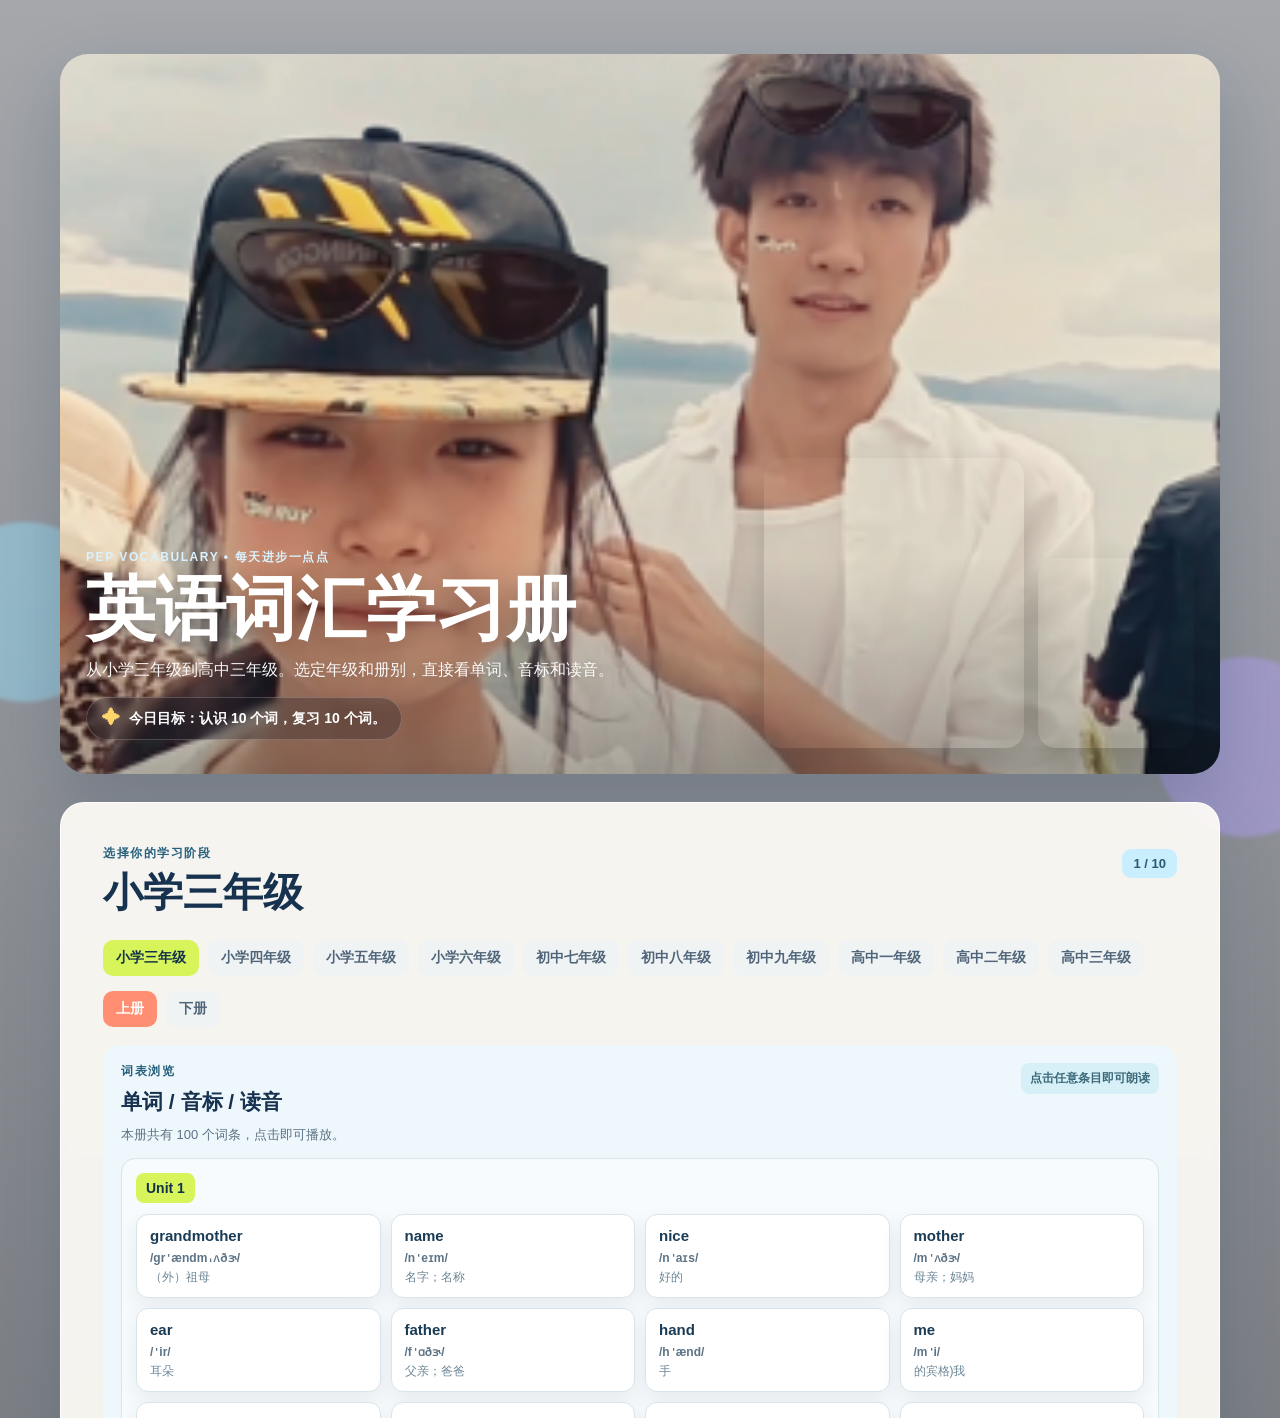
<file: index.html>
<!doctype html>
<html lang="zh-CN">
<head>
  <meta charset="UTF-8" />
  <meta name="viewport" content="width=device-width, initial-scale=1.0" />
  <meta http-equiv="refresh" content="0; url=教材词汇/英语词汇学习册.html" />
  <title>英语词汇学习册</title>
</head>
<body>
  <p>正在打开英语词汇学习册...</p>
</body>
</html>
</file>
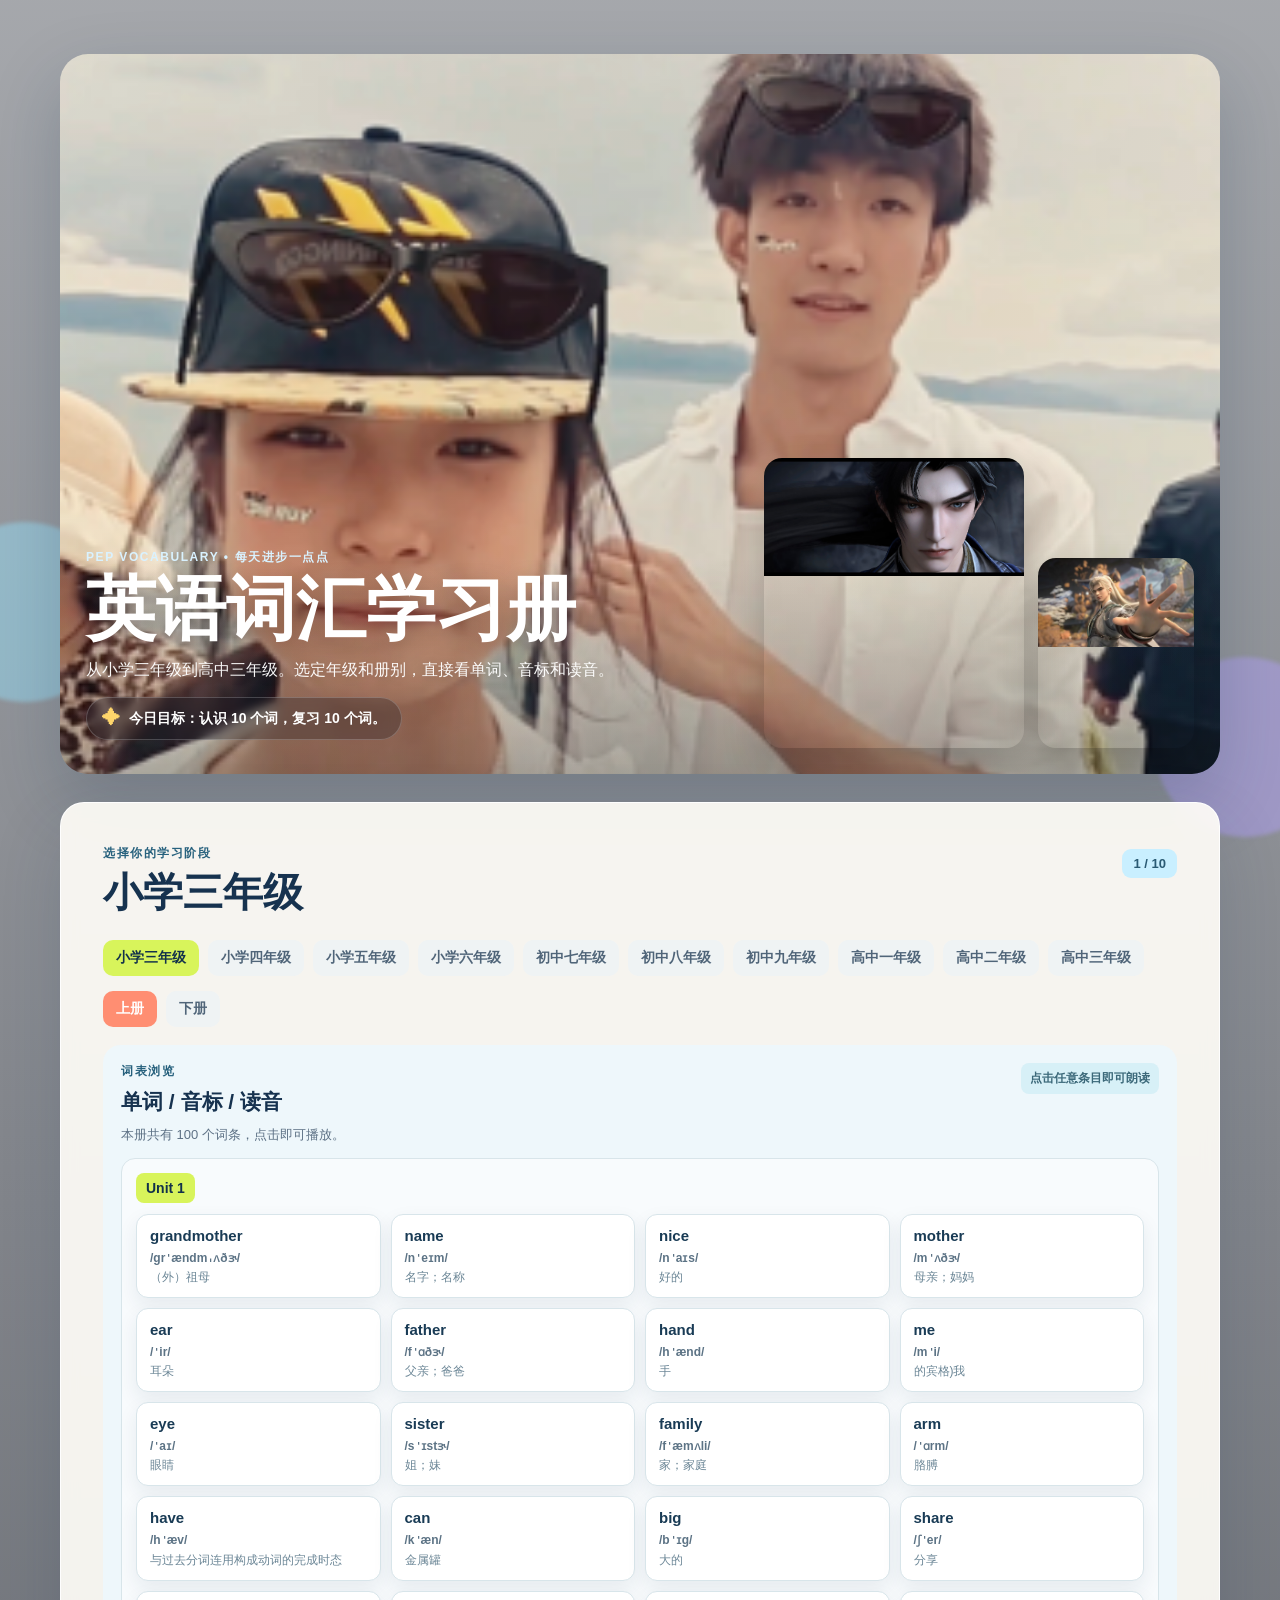
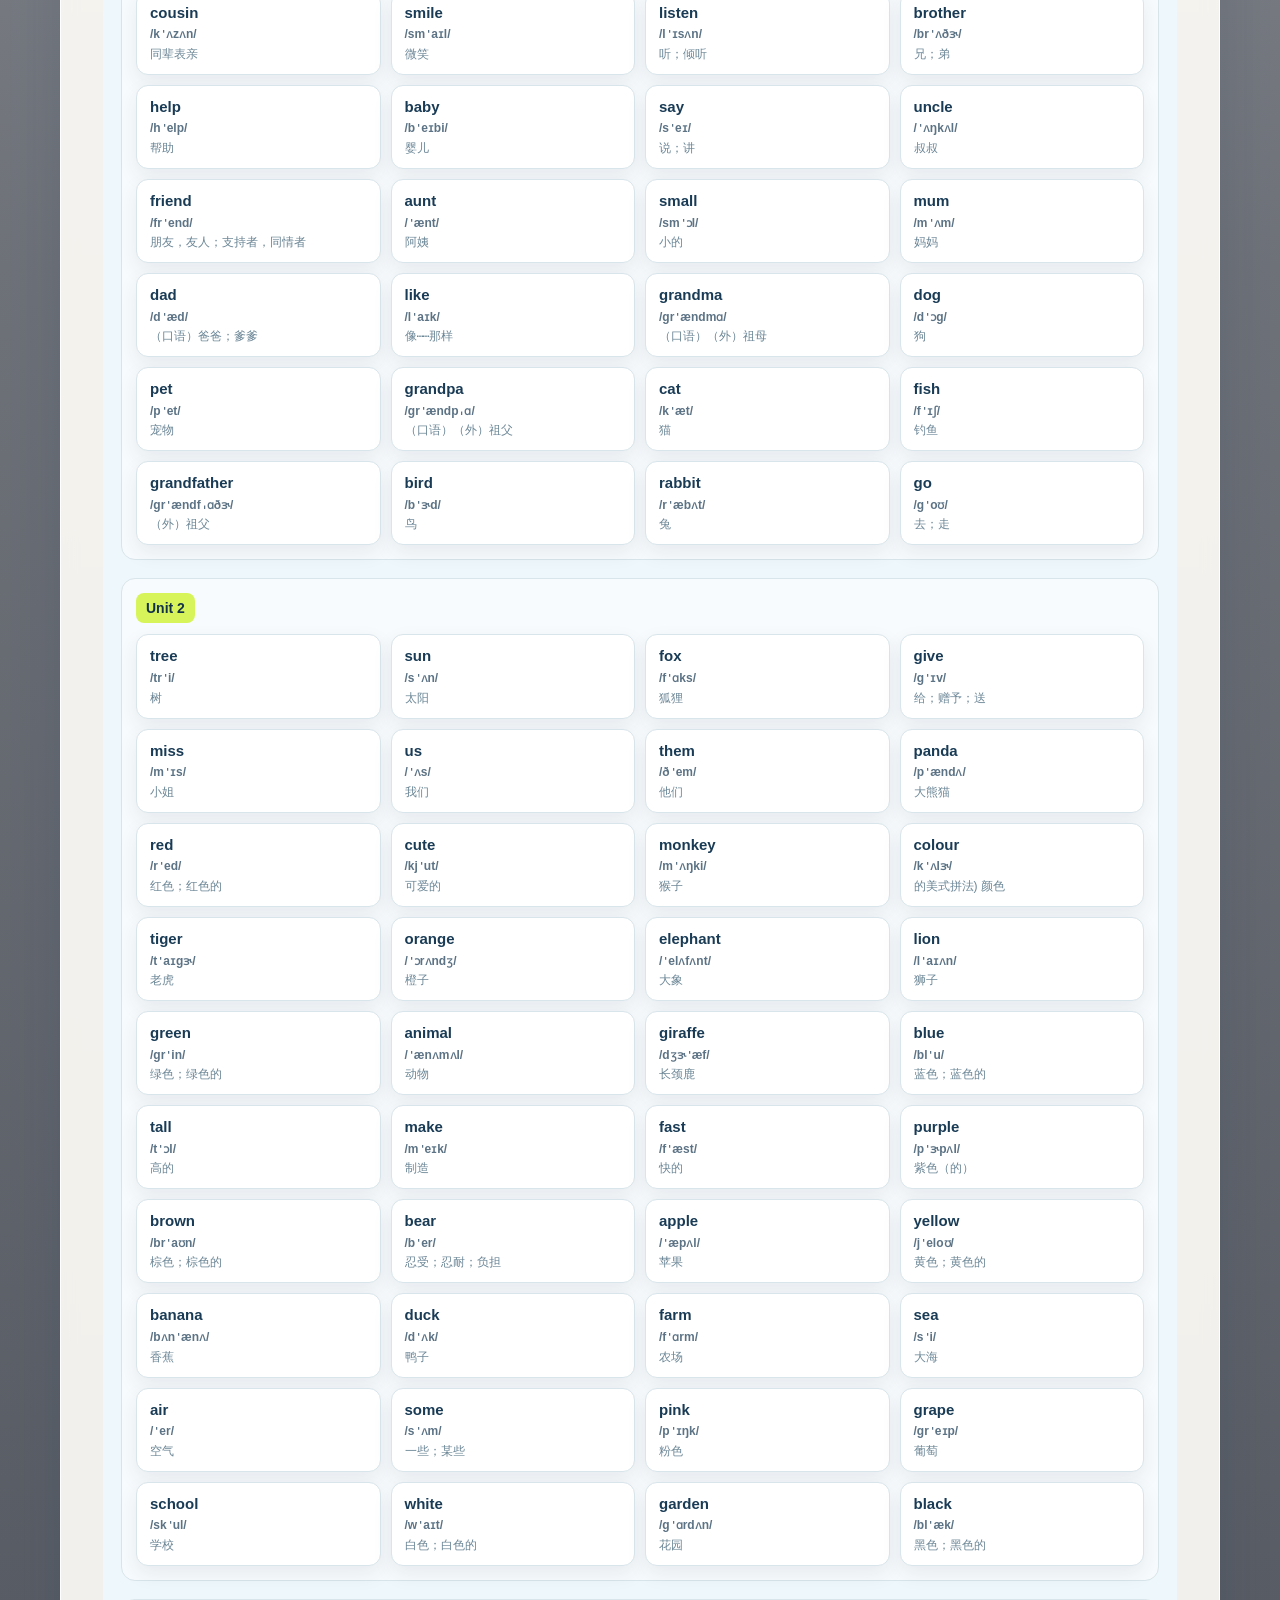
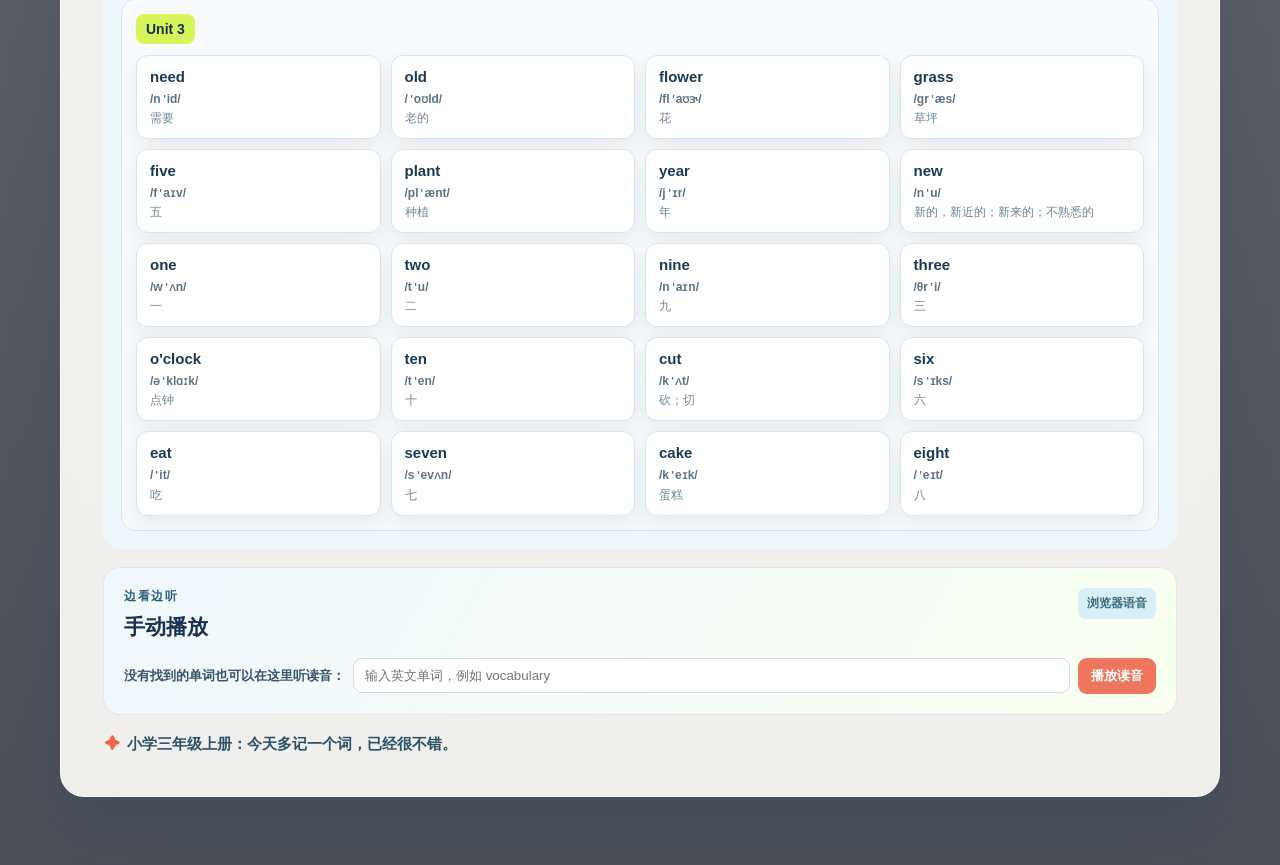
<file: 教材词汇/英语词汇学习册.html>
<!doctype html>
<html lang="zh-CN">
<head>
  <meta charset="UTF-8" />
  <meta name="viewport" content="width=device-width, initial-scale=1.0" />
  <title>PEP 英语词汇学习册</title>
  <link rel="stylesheet" href="学习册样式.css" />
</head>
<body>
  <main class="shell">
    <section class="hero hero-wallpaper">
      <div class="hero-copy">
        <p class="kicker">PEP VOCABULARY • 每天进步一点点</p>
        <h1>英语词汇学习册</h1>
        <p>从小学三年级到高中三年级。选定年级和册别，直接看单词、音标和读音。</p>
        <div class="habit"><span>✦</span> 今日目标：认识 10 个词，复习 10 个词。</div>
      </div>
      <aside class="hero-fill" aria-label="完美世界石昊图片填充区">
        <figure class="fill-card fill-card-large">
          <img src="shihao.jpg" alt="完美世界 石昊 高清壁纸" loading="eager" decoding="async" />
        </figure>
        <figure class="fill-card fill-card-small">
          <img src="shihao-2.jpg" alt="完美世界 石昊 战斗场景" loading="eager" decoding="async" />
        </figure>
      </aside>
    </section>

    <section class="study-card" aria-labelledby="grade-heading">
      <div class="card-heading">
        <div>
          <p class="eyebrow">选择你的学习阶段</p>
          <h2 id="grade-heading">小学三年级</h2>
        </div>
        <p class="progress" id="progress">1 / 10</p>
      </div>
      <nav class="grade-tabs" id="grade-tabs" aria-label="年级选择"></nav>
      <div class="term-tabs" id="term-tabs" aria-label="册别选择"></div>

      <section class="vocab-panel" aria-labelledby="vocab-heading">
        <div class="audio-heading">
          <div>
            <p class="eyebrow">词表浏览</p>
            <h3 id="vocab-heading">单词 / 音标 / 读音</h3>
          </div>
          <span>点击任意条目即可朗读</span>
        </div>
        <p class="audio-note" id="audio-note">点击下方词条即可播放标准英语读音。</p>
        <div class="word-list" id="word-chips" aria-label="词汇列表"></div>
      </section>

      <section class="audio-card" aria-labelledby="manual-heading">
        <div class="audio-heading">
          <div>
            <p class="eyebrow">边看边听</p>
            <h3 id="manual-heading">手动播放</h3>
          </div>
          <span>浏览器语音</span>
        </div>
        <form class="manual-speaker" id="manual-speaker">
          <label for="manual-word">没有找到的单词也可以在这里听读音：</label>
          <input id="manual-word" type="text" inputmode="latin" autocomplete="off" placeholder="输入英文单词，例如 vocabulary" />
          <button type="submit">播放读音</button>
        </form>
      </section>

      <p class="encouragement" id="encouragement"></p>
    </section>
  </main>

  <script src="词汇读音数据.js"></script>
  <script src="词汇音标数据.js"></script>
  <script src="词汇汉义数据.js"></script>
  <script src="学习册脚本.js"></script>
</body>
</html>
</file>
<file: 教材词汇/学习册样式.css>
:root { --ink:#16324f; --muted:#5d7185; --navy:#12314b; --lime:#d8f45b; --peach:#ff8e72; --sky:#c9efff; --paper:#fffdf8; }
* { box-sizing:border-box; }
body { min-width:320px; min-height:100vh; margin:0; color:var(--ink); font-family:"Aptos","Microsoft YaHei",sans-serif; background:
  linear-gradient(180deg, rgba(6,12,24,.36), rgba(6,12,24,.58) 46%, rgba(6,12,24,.72) 100%),
  url("https://images8.alphacoders.com/394/thumb-1920-394821.jpg") center center / cover fixed; }
body::before, body::after { position:fixed; z-index:-1; width:180px; height:180px; content:""; border-radius:50%; filter:blur(2px); opacity:.45; }
body::before { right:-55px; bottom:7%; background:#b4a2ff; }
body::after { left:-65px; bottom:22%; background:#98e4ff; }
.shell { width:min(1160px,calc(100% - 32px)); margin:0 auto; padding:54px 0 68px; }
.hero { display:grid; grid-template-columns:minmax(320px,1fr) minmax(280px,430px); gap:22px; align-items:end; min-height:720px; margin-bottom:28px; }
.hero-wallpaper { position:relative; padding:26px; overflow:hidden; color:#fff; border-radius:28px; background:
  linear-gradient(110deg, rgba(12,25,40,.02) 0%, rgba(12,25,40,.08) 58%, rgba(12,25,40,.02) 100%),
  url("hero-crop.png") center center / cover no-repeat; background-color:#f5f7fb; box-shadow:0 28px 70px rgba(22,50,79,.22); }
.hero-wallpaper::after { position:absolute; inset:auto 0 0 0; height:30%; content:""; background:linear-gradient(180deg, rgba(8,15,24,0) 0%, rgba(8,15,24,.28) 100%); pointer-events:none; }
.hero-copy, .hero-fill { position:relative; z-index:1; }
.hero-copy { max-width:680px; padding:2px 0 8px; }
.kicker, .eyebrow { margin:0 0 8px; color:#27617d; font-size:12px; font-weight:800; letter-spacing:.13em; }
.hero-wallpaper .kicker { color:#d9f2ff; }
h1 { max-width:620px; margin:0; color:var(--navy); font-size:clamp(40px,7vw,70px); line-height:1; }
.hero-wallpaper h1 { color:#fff; text-shadow:0 8px 24px rgba(0,0,0,.22); }
.hero > p:not(.kicker) { max-width:600px; margin:16px 0; color:#31516a; font-size:17px; line-height:1.75; }
.hero-wallpaper .hero-copy > p:not(.kicker) { color:rgba(255,255,255,.96); text-shadow:0 2px 10px rgba(0,0,0,.18); }
.habit { display:inline-flex; gap:9px; align-items:center; padding:10px 15px; color:#203c52; background:rgba(255,253,248,.72); border:1px solid rgba(18,49,75,.1); border-radius:999px; font-size:14px; font-weight:700; box-shadow:0 10px 30px rgba(69,100,130,.1); }
.hero-wallpaper .habit { color:#fff; background:rgba(12,18,30,.26); border-color:rgba(255,255,255,.2); box-shadow:none; backdrop-filter:blur(6px); }
.habit span { color:#ed634e; font-size:18px; }
.hero-wallpaper .habit span { color:#ffd66b; }
.hero-fill { display:grid; grid-template-columns:1.25fr .75fr; gap:14px; align-items:end; min-width:0; }
.fill-card { margin:0; overflow:hidden; border-radius:18px; box-shadow:0 18px 40px rgba(0,0,0,.22); }
.fill-card img { display:block; width:100%; height:100%; object-fit:cover; object-position:center 18%; }
.fill-card-large { min-height:290px; }
.fill-card-small { min-height:190px; align-self:end; }
@media (max-width:700px) {
  .fill-card img { object-position:center center; }
}
.study-card { padding:clamp(20px,4vw,42px); background:rgba(255,253,248,.92); border:1px solid rgba(255,255,255,.92); border-radius:24px; box-shadow:0 28px 70px rgba(22,50,79,.16); backdrop-filter:blur(8px); }
.card-heading { display:flex; justify-content:space-between; gap:20px; align-items:flex-start; }
h2 { margin:0; font-size:clamp(28px,4vw,40px); line-height:1.1; }
.progress { margin:4px 0 0; padding:7px 11px; color:#2a5a73; background:var(--sky); border-radius:9px; font-size:13px; font-weight:800; }
.grade-tabs, .term-tabs { display:flex; flex-wrap:wrap; gap:9px; }
.grade-tabs { margin:26px 0 15px; }
.term-tabs { margin-bottom:18px; }
button { border:0; font:inherit; cursor:pointer; }
.grade-tabs button, .term-tabs button { padding:9px 13px; color:#506579; background:#eff3f4; border-radius:10px; font-size:14px; font-weight:700; transition:transform .18s,background .18s,color .18s; }
.grade-tabs button:hover, .term-tabs button:hover { transform:translateY(-2px); }
.grade-tabs button.active { color:var(--navy); background:var(--lime); }
.term-tabs button.active { color:#fff; background:var(--peach); }
.vocab-panel { padding:18px; background:#eef7fb; border-radius:18px; }
.audio-heading { display:flex; justify-content:space-between; gap:15px; align-items:flex-start; }
.audio-heading h3 { margin:0; font-size:21px; }
.audio-heading span { padding:7px 9px; color:#3c697a; background:#d7f0f7; border-radius:8px; font-size:12px; font-weight:700; }
.audio-note { margin:10px 0 14px; color:var(--muted); font-size:13px; }
.word-list { display:grid; gap:18px; }
.unit-section { padding:14px; background:rgba(255,255,255,.6); border:1px solid #d8e5ea; border-radius:14px; }
.unit-heading { display:inline-flex; align-items:center; min-height:30px; margin:0 0 11px; padding:5px 10px; color:#12314b; background:var(--lime); border-radius:8px; font-size:14px; font-weight:900; }
.unit-word-list { display:grid; grid-template-columns:repeat(auto-fit,minmax(220px,1fr)); gap:10px; }
.word-chip { display:flex; flex-direction:column; gap:5px; padding:12px 13px; text-align:left; color:#193b55; background:#fff; border:1px solid #d8e5ea; border-radius:12px; box-shadow:0 8px 20px rgba(22,50,79,.08); }
.word-chip:hover { color:#fff; background:#25718c; border-color:#25718c; }
.word-chip-label { overflow-wrap:anywhere; line-height:1.25; font-size:15px; font-weight:700; }
.word-chip-sound { overflow-wrap:anywhere; color:#5c7385; font-size:12px; font-weight:700; line-height:1.2; }
.word-chip:hover .word-chip-sound { color:#d9f8ff; }
.word-chip:focus-visible, .manual-speaker input:focus-visible, .manual-speaker button:focus-visible { outline:3px solid #f4bf48; outline-offset:2px; }
.audio-card { margin-top:18px; padding:20px; background:linear-gradient(120deg,#f0f8ff,#f9fff0); border:1px solid #d9e9ee; border-radius:17px; }
.manual-speaker { display:grid; grid-template-columns:auto minmax(160px,1fr) auto; gap:8px; align-items:center; margin-top:17px; color:#34546b; font-size:13px; font-weight:700; }
.manual-speaker input { min-width:0; padding:9px 11px; color:var(--ink); background:#fff; border:1px solid #cfdee5; border-radius:9px; }
.manual-speaker button { padding:9px 13px; color:#fff; background:#ef765d; border-radius:9px; font-weight:800; }
.manual-speaker button:hover { background:#da5d44; }
.encouragement { margin:20px 2px 0; color:#2b516a; font-size:15px; font-weight:700; }
.encouragement::before { margin-right:7px; color:#ef644a; content:"✦"; }
@media (max-width:700px) {
  .hero { grid-template-columns:1fr; min-height:auto; }
  .hero-wallpaper { padding:18px; }
  .hero-fill { grid-template-columns:1fr 1fr; }
  .fill-card-large, .fill-card-small { min-height:180px; }
  .card-heading { display:block; }
  .audio-heading { display:block; }
  .audio-heading span { display:inline-block; margin-top:10px; }
  .manual-speaker { grid-template-columns:1fr auto; }
  .manual-speaker label { grid-column:1/-1; }
}
@media (max-width:600px) {
  .shell { width:min(100% - 22px,1160px); padding-top:34px; }
  .study-card { border-radius:22px; }
  .grade-tabs button, .term-tabs button { padding:8px 10px; font-size:13px; }
  .unit-word-list { grid-template-columns:1fr; }
  h1 { font-size:clamp(34px,12vw,54px); }
}

.word-chip-meaning { overflow-wrap:anywhere; color:#6b8696; font-size:12px; line-height:1.25; }
.word-chip:hover .word-chip-meaning { color:#e7fbff; }
</file>
